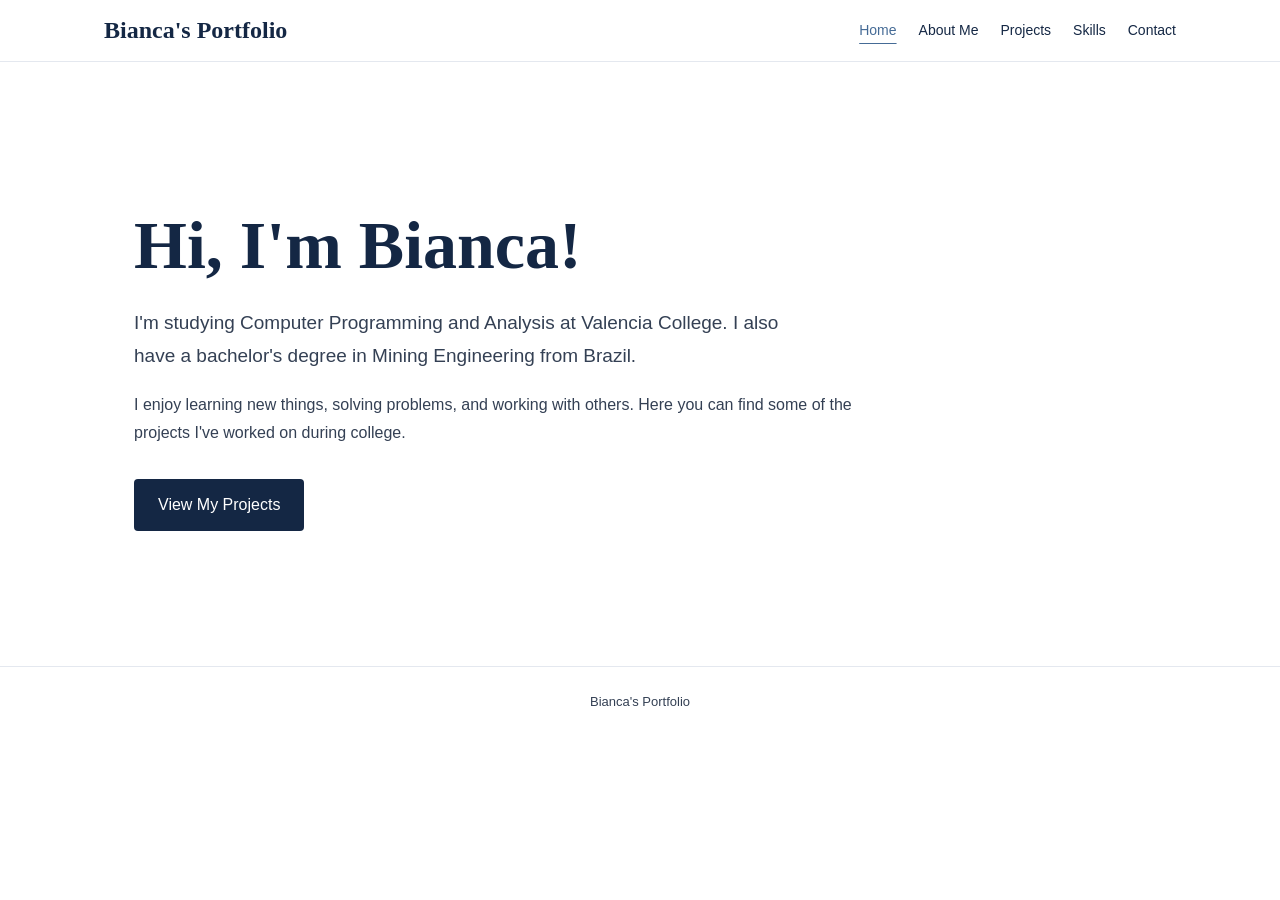
<file: index.html>
<!DOCTYPE html>
<html lang="en">
<head>
  <meta charset="UTF-8">
  <meta name="viewport" content="width=device-width, initial-scale=1.0">
  <meta name="description" content="Bianca's personal portfolio">
  <title>Home | Bianca's Portfolio</title>
  <link rel="stylesheet" href="style.css">
</head>
<body>
  <header class="site-header">
    <nav class="nav">
      <a class="brand" href="index.html">Bianca's Portfolio</a>
      <div class="links">
        <a href="index.html" aria-current="page">Home</a>
        <a href="about.html">About Me</a>
        <a href="projects.html">Projects</a>
        <a href="skills.html">Skills</a>
        <a href="contact.html">Contact</a>
      </div>
    </nav>
  </header>

  <main>
    <section class="hero">
      <div class="wrap">
        <h1>Hi, I'm Bianca!</h1>

        <p class="lead">
          I'm studying Computer Programming and Analysis
          at Valencia College. I also have a bachelor's
          degree in Mining Engineering from Brazil.
        </p>

        <p class="intro">
          I enjoy learning new things, solving problems,
          and working with others. Here you can find
          some of the projects I've worked on during college.
        </p>

        <a class="btn" href="projects.html">View My Projects</a>
      </div>
    </section>
  </main>

  <footer class="footer">Bianca's Portfolio</footer>
</body>
</html>
</file>
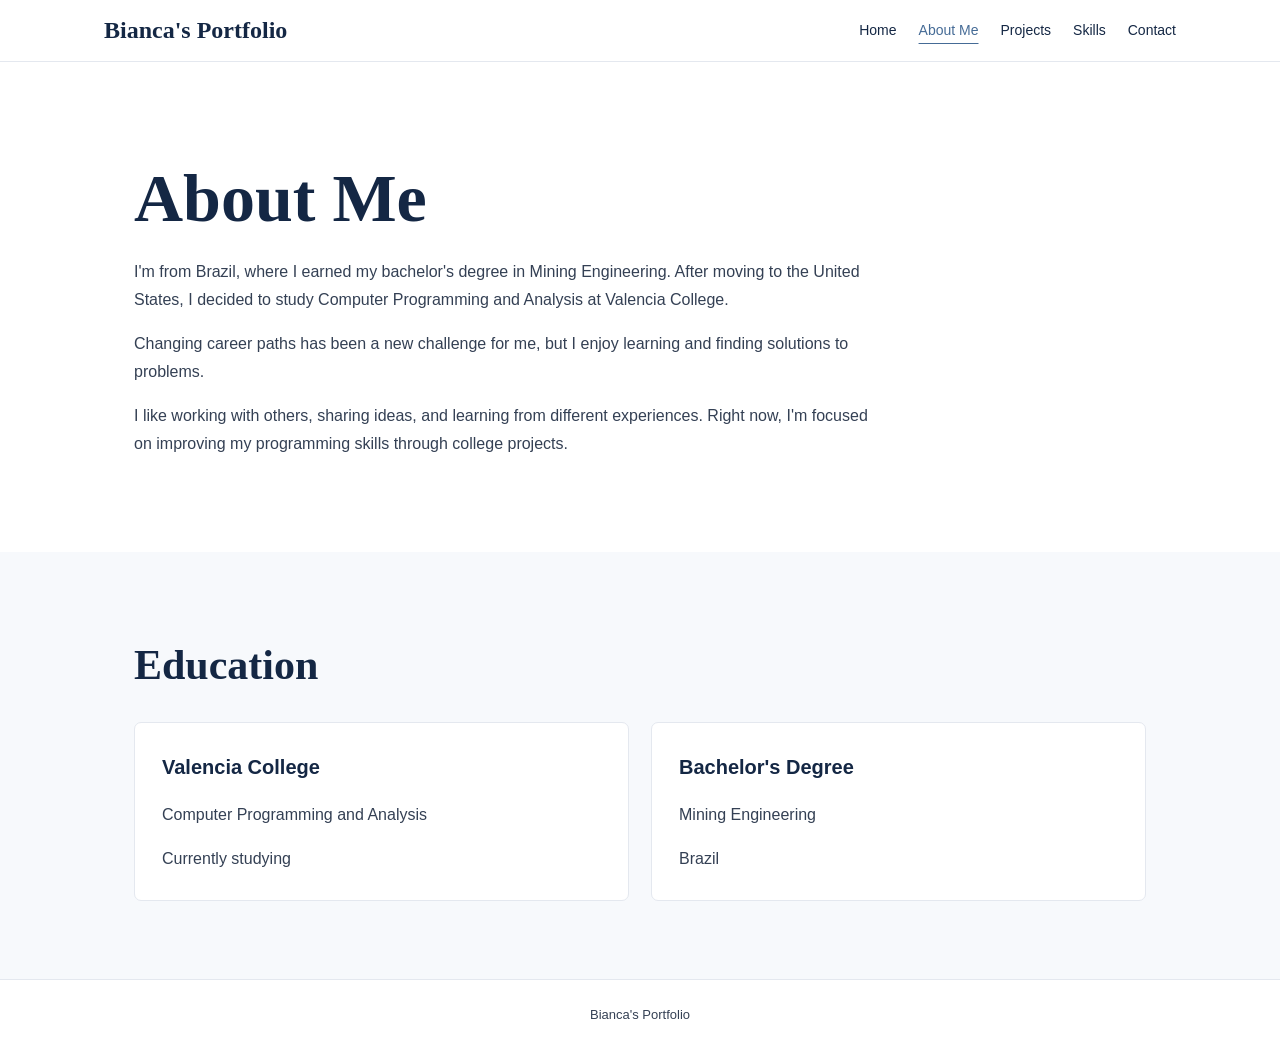
<file: about.html>
<!DOCTYPE html>
<html lang="en">
<head>
  <meta charset="UTF-8">
  <meta name="viewport" content="width=device-width, initial-scale=1.0">
  <title>About Me | Bianca's Portfolio</title>
  <link rel="stylesheet" href="style.css">
</head>
<body>
  <header class="site-header">
    <nav class="nav">
      <a class="brand" href="index.html">Bianca's Portfolio</a>
      <div class="links">
        <a href="index.html">Home</a>
        <a href="about.html" aria-current="page">About Me</a>
        <a href="projects.html">Projects</a>
        <a href="skills.html">Skills</a>
        <a href="contact.html">Contact</a>
      </div>
    </nav>
  </header>

  <main>
    <section class="section">
      <div class="wrap">
        <h1>About Me</h1>

        <div class="intro">
          <p>
            I'm from Brazil, where I earned my bachelor's
            degree in Mining Engineering. After moving
            to the United States, I decided to study
            Computer Programming and Analysis at Valencia College.
          </p>

          <p>
            Changing career paths has been a new challenge
            for me, but I enjoy learning and finding
            solutions to problems.
          </p>

          <p>
            I like working with others, sharing ideas,
            and learning from different experiences.
            Right now, I'm focused on improving my
            programming skills through college projects.
          </p>
        </div>
      </div>
    </section>

    <section class="section tint">
      <div class="wrap">
        <h2>Education</h2>

        <div class="cards">
          <article class="card">
            <h3>Valencia College</h3>
            <p>Computer Programming and Analysis</p>
            <p>Currently studying</p>
          </article>

          <article class="card">
            <h3>Bachelor's Degree</h3>
            <p>Mining Engineering</p>
            <p>Brazil</p>
          </article>
        </div>
      </div>
    </section>
  </main>

  <footer class="footer">Bianca's Portfolio</footer>
</body>
</html>
</file>
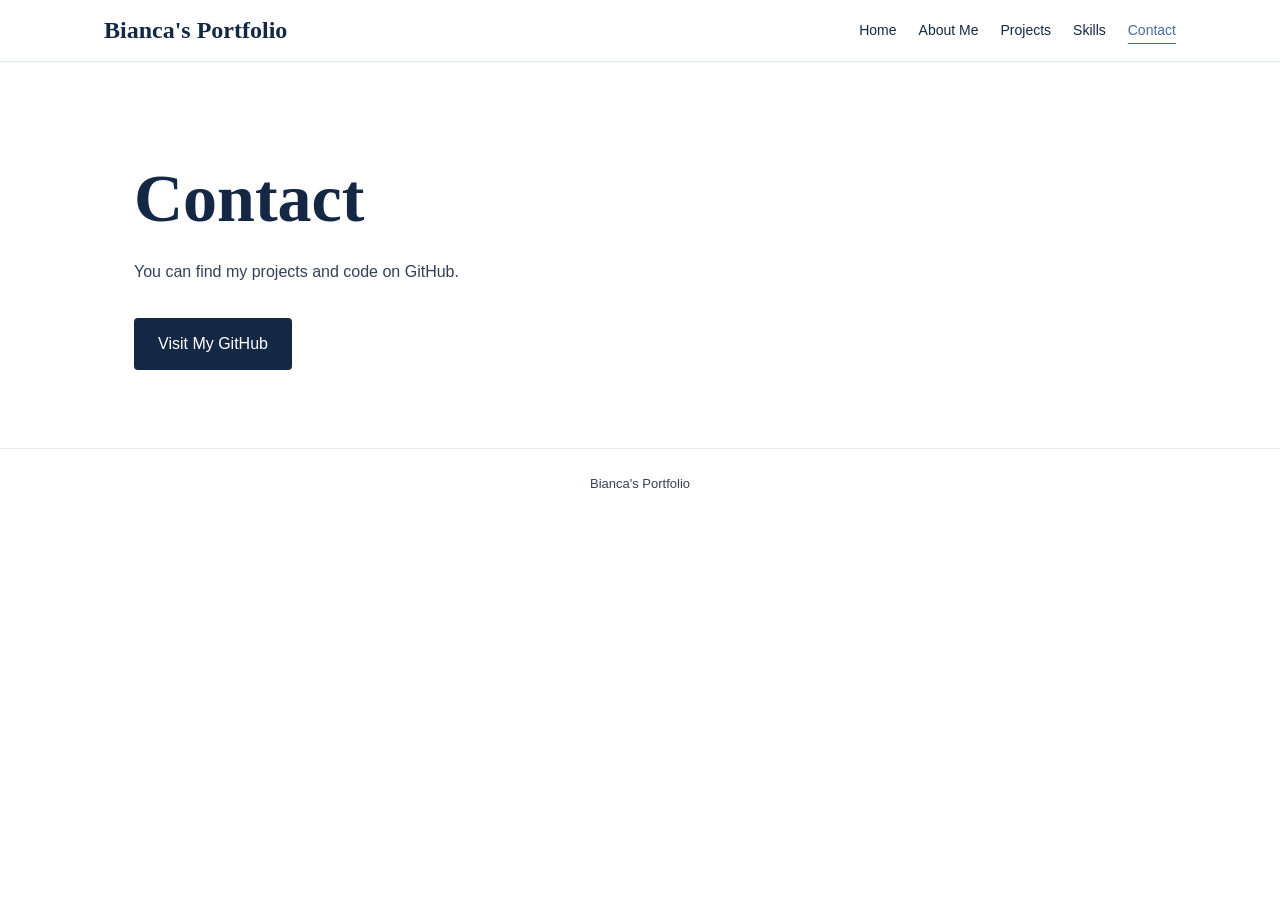
<file: contact.html>
<!DOCTYPE html>
<html lang="en">
<head>
  <meta charset="UTF-8">
  <meta name="viewport" content="width=device-width, initial-scale=1.0">
  <title>Contact | Bianca's Portfolio</title>
  <link rel="stylesheet" href="style.css">
</head>
<body>
  <header class="site-header">
    <nav class="nav">
      <a class="brand" href="index.html">Bianca's Portfolio</a>
      <div class="links">
        <a href="index.html">Home</a>
        <a href="about.html">About Me</a>
        <a href="projects.html">Projects</a>
        <a href="skills.html">Skills</a>
        <a href="contact.html" aria-current="page">Contact</a>
      </div>
    </nav>
  </header>

  <main>
    <section class="section">
      <div class="wrap">
        <h1>Contact</h1>

        <p class="intro">
          You can find my projects and code on GitHub.
        </p>

        <a class="btn"
           href="https://github.com/bguimaraesbarrosl"
           target="_blank"
           rel="noopener noreferrer">
          Visit My GitHub
        </a>
      </div>
    </section>
  </main>

  <footer class="footer">Bianca's Portfolio</footer>
</body>
</html>
</file>
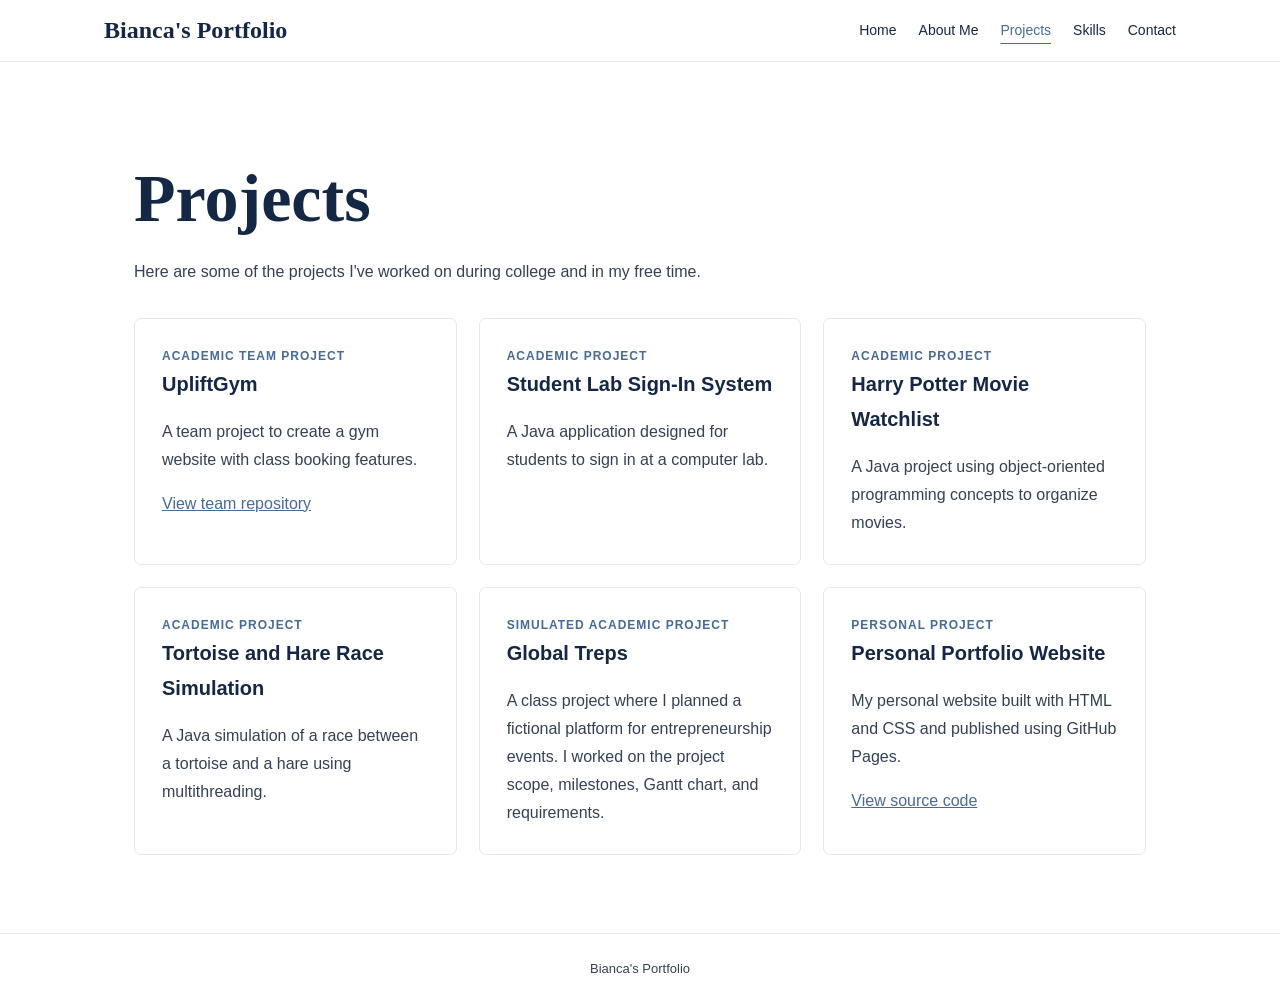
<file: projects.html>
<!DOCTYPE html>
<html lang="en">
<head>
  <meta charset="UTF-8">
  <meta name="viewport" content="width=device-width, initial-scale=1.0">
  <title>Projects | Bianca's Portfolio</title>
  <link rel="stylesheet" href="style.css">
</head>
<body>
  <header class="site-header">
    <nav class="nav">
      <a class="brand" href="index.html">Bianca's Portfolio</a>
      <div class="links">
        <a href="index.html">Home</a>
        <a href="about.html">About Me</a>
        <a href="projects.html" aria-current="page">Projects</a>
        <a href="skills.html">Skills</a>
        <a href="contact.html">Contact</a>
      </div>
    </nav>
  </header>

  <main>
    <section class="section">
      <div class="wrap">
        <h1>Projects</h1>

        <p class="intro">
          Here are some of the projects I've worked on
          during college and in my free time.
        </p>

        <div class="cards">
          <article class="card">
            <div class="label">Academic Team Project</div>
            <h3>UpliftGym</h3>
            <p>
              A team project to create a gym website
              with class booking features.
            </p>
            <a href="https://github.com/jcastro72/UpliftGym"
               target="_blank" rel="noopener noreferrer">
              View team repository
            </a>
          </article>

          <article class="card">
            <div class="label">Academic Project</div>
            <h3>Student Lab Sign-In System</h3>
            <p>
              A Java application designed for students
              to sign in at a computer lab.
            </p>
          </article>

          <article class="card">
            <div class="label">Academic Project</div>
            <h3>Harry Potter Movie Watchlist</h3>
            <p>
              A Java project using object-oriented
              programming concepts to organize movies.
            </p>
          </article>

          <article class="card">
            <div class="label">Academic Project</div>
            <h3>Tortoise and Hare Race Simulation</h3>
            <p>
              A Java simulation of a race between a
              tortoise and a hare using multithreading.
            </p>
          </article>

          <article class="card">
            <div class="label">Simulated Academic Project</div>
            <h3>Global Treps</h3>
            <p>
              A class project where I planned a fictional
              platform for entrepreneurship events.
              I worked on the project scope, milestones,
              Gantt chart, and requirements.
            </p>
          </article>

          <article class="card">
            <div class="label">Personal Project</div>
            <h3>Personal Portfolio Website</h3>
            <p>
              My personal website built with HTML and CSS
              and published using GitHub Pages.
            </p>
            <a href="https://github.com/bguimaraesbarrosl/bguimaraesbarrosl.github.io"
               target="_blank" rel="noopener noreferrer">
              View source code
            </a>
          </article>
        </div>
      </div>
    </section>
  </main>

  <footer class="footer">Bianca's Portfolio</footer>
</body>
</html>
</file>
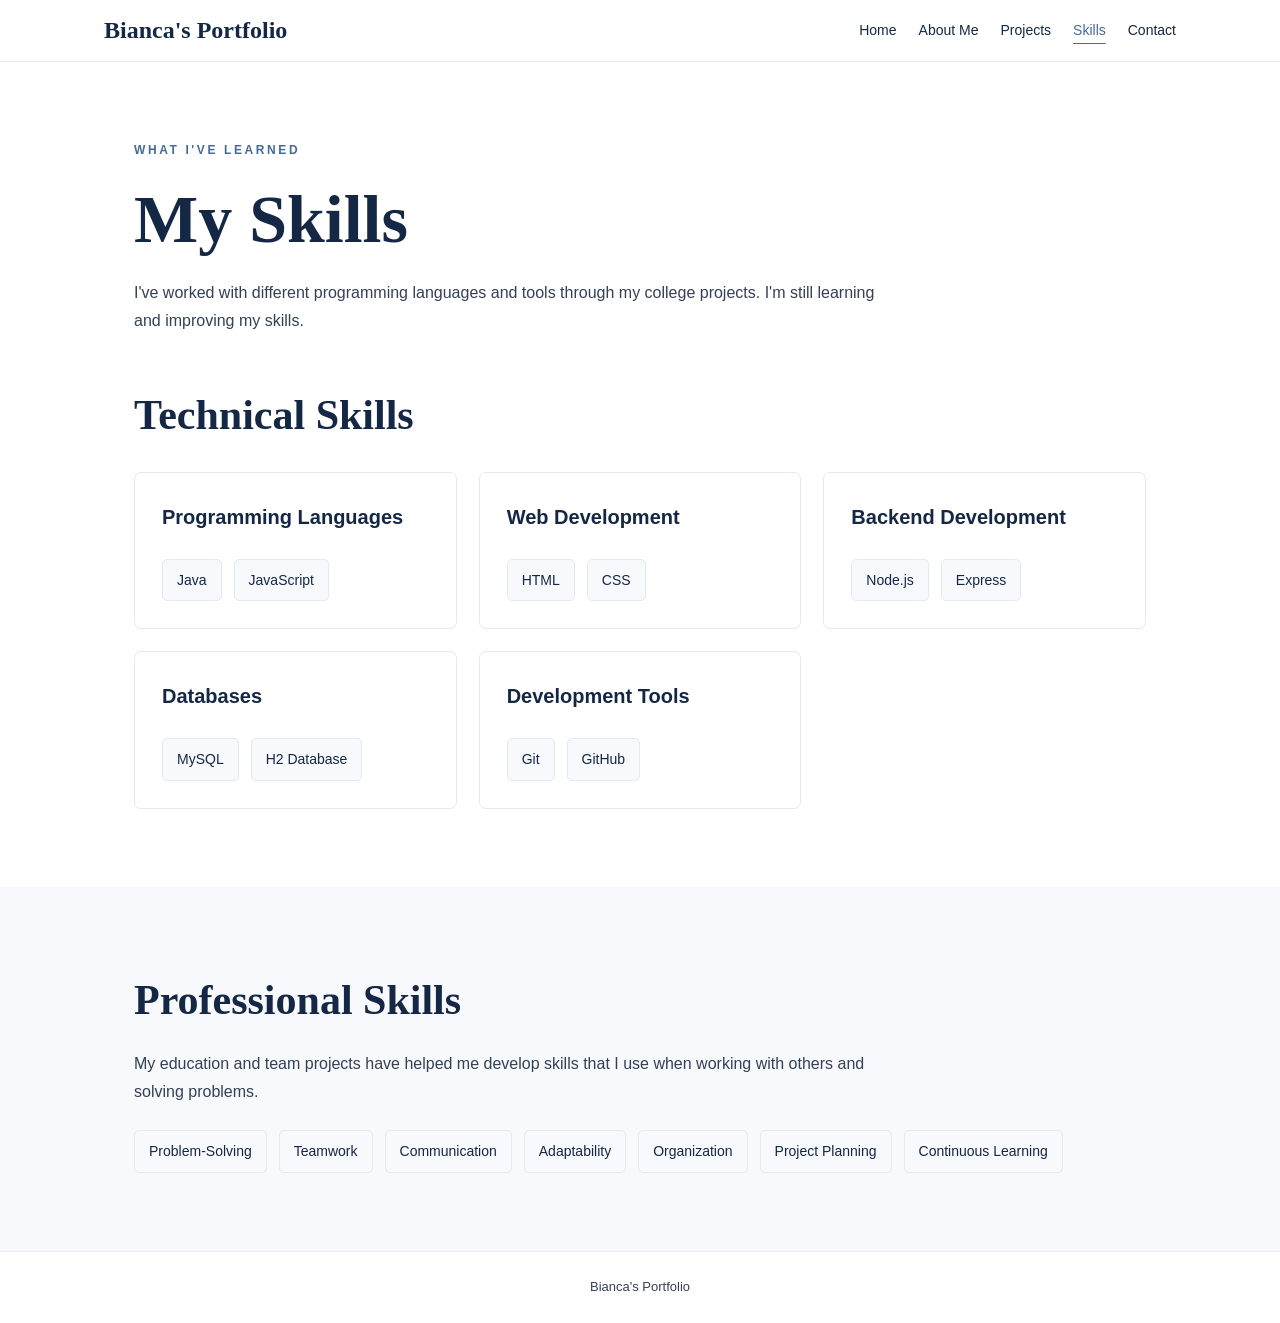
<file: skills.html>
<!DOCTYPE html>
<html lang="en">
<head>
  <meta charset="UTF-8">
  <meta name="viewport" content="width=device-width, initial-scale=1.0">
  <meta name="description" content="Bianca's technical and professional skills">
  <title>Skills | Bianca's Portfolio</title>
  <link rel="stylesheet" href="style.css">
</head>

<body>
  <header class="site-header">
    <nav class="nav">
      <a class="brand" href="index.html">Bianca's Portfolio</a>

      <div class="links">
        <a href="index.html">Home</a>
        <a href="about.html">About Me</a>
        <a href="projects.html">Projects</a>
        <a href="skills.html" aria-current="page">Skills</a>
        <a href="contact.html">Contact</a>
      </div>
    </nav>
  </header>

  <main>
    <section class="section">
      <div class="wrap">
        <div class="eyebrow">What I've learned</div>
        <h1>My Skills</h1>

        <p class="intro">
          I've worked with different programming languages
          and tools through my college projects.
          I'm still learning and improving my skills.
        </p>

        <h2 style="margin-top: 55px;">Technical Skills</h2>

        <div class="cards">
          <article class="card">
            <h3>Programming Languages</h3>
            <div class="tags">
              <span class="tag">Java</span>
              <span class="tag">JavaScript</span>
            </div>
          </article>

          <article class="card">
            <h3>Web Development</h3>
            <div class="tags">
              <span class="tag">HTML</span>
              <span class="tag">CSS</span>
            </div>
          </article>

          <article class="card">
            <h3>Backend Development</h3>
            <div class="tags">
              <span class="tag">Node.js</span>
              <span class="tag">Express</span>
            </div>
          </article>

          <article class="card">
            <h3>Databases</h3>
            <div class="tags">
              <span class="tag">MySQL</span>
              <span class="tag">H2 Database</span>
            </div>
          </article>

          <article class="card">
            <h3>Development Tools</h3>
            <div class="tags">
              <span class="tag">Git</span>
              <span class="tag">GitHub</span>
            </div>
          </article>
        </div>
      </div>
    </section>

    <section class="section tint">
      <div class="wrap">
        <h2>Professional Skills</h2>

        <p class="intro">
          My education and team projects have helped me
          develop skills that I use when working with others
          and solving problems.
        </p>

        <div class="tags">
          <span class="tag">Problem-Solving</span>
          <span class="tag">Teamwork</span>
          <span class="tag">Communication</span>
          <span class="tag">Adaptability</span>
          <span class="tag">Organization</span>
          <span class="tag">Project Planning</span>
          <span class="tag">Continuous Learning</span>
        </div>
      </div>
    </section>
  </main>

  <footer class="footer">
    Bianca's Portfolio
  </footer>
</body>
</html>
</file>
<file: style.css>
:root {
  --navy: #142744;
  --blue: #456b96;
  --text: #344054;
  --line: #e4e8ef;
  --light: #f7f9fc;
}

* {
  box-sizing: border-box;
}

html {
  scroll-behavior: smooth;
}

body {
  margin: 0;
  font: 16px/1.75 Arial, Helvetica, sans-serif;
  color: var(--text);
  background: #fff;
}

a {
  color: var(--blue);
}

.site-header {
  position: sticky;
  top: 0;
  z-index: 100;
  background: #fff;
  border-bottom: 1px solid var(--line);
}

.nav {
  max-width: 1120px;
  margin: auto;
  padding: 17px 24px;
  display: flex;
  align-items: center;
  justify-content: space-between;
  gap: 22px;
  flex-wrap: wrap;
}

.brand {
  font: 700 24px Georgia, serif;
  color: var(--navy);
  text-decoration: none;
}

.links {
  display: flex;
  gap: 22px;
  flex-wrap: wrap;
}

.links a {
  font-size: 14px;
  text-decoration: none;
  color: var(--navy);
}

.links a:hover,
.links a[aria-current="page"] {
  color: var(--blue);
  text-decoration: underline;
  text-underline-offset: 8px;
}

.wrap {
  max-width: 1060px;
  margin: auto;
  padding: 0 24px;
}

.hero {
  padding: 125px 0 135px;
}

.section {
  padding: 78px 0;
}

.tint {
  background: var(--light);
}

.eyebrow {
  font-size: 12px;
  letter-spacing: 2.6px;
  color: var(--blue);
  font-weight: 700;
  text-transform: uppercase;
}

h1,
h2 {
  font-family: Georgia, serif;
  color: var(--navy);
  line-height: 1.2;
}

h1 {
  font-size: clamp(42px, 6vw, 68px);
  margin: 18px 0;
}

h2 {
  font-size: clamp(30px, 4vw, 42px);
  margin: 10px 0 25px;
}

h3 {
  color: var(--navy);
  margin: 0 0 10px;
  font-size: 20px;
}

.lead {
  font-size: 19px;
  max-width: 690px;
}

.intro {
  max-width: 750px;
}

.btn {
  display: inline-block;
  background: var(--navy);
  color: white;
  text-decoration: none;
  padding: 12px 24px;
  border-radius: 4px;
  margin-top: 16px;
}

.btn:hover {
  background: var(--blue);
}

.cards {
  display: grid;
  grid-template-columns:
    repeat(auto-fit, minmax(270px, 1fr));
  gap: 22px;
  margin-top: 32px;
}

.card {
  border: 1px solid var(--line);
  padding: 27px;
  border-radius: 7px;
  background: white;
}

.card p:last-child {
  margin-bottom: 0;
}

.label {
  font-size: 12px;
  color: var(--blue);
  letter-spacing: 1px;
  text-transform: uppercase;
  font-weight: 700;
}

.tags {
  display: flex;
  flex-wrap: wrap;
  gap: 12px;
  margin-top: 24px;
}

.tag {
  background: var(--light);
  border: 1px solid var(--line);
  border-radius: 5px;
  padding: 8px 14px;
  color: var(--navy);
  font-size: 14px;
}

.footer {
  border-top: 1px solid var(--line);
  padding: 24px;
  text-align: center;
  font-size: 13px;
}

@media (max-width: 650px) {
  .nav {
    align-items: flex-start;
  }

  .links {
    gap: 12px;
  }

  .hero {
    padding: 85px 0;
  }

  .section {
    padding: 60px 0;
  }
}
</file>
